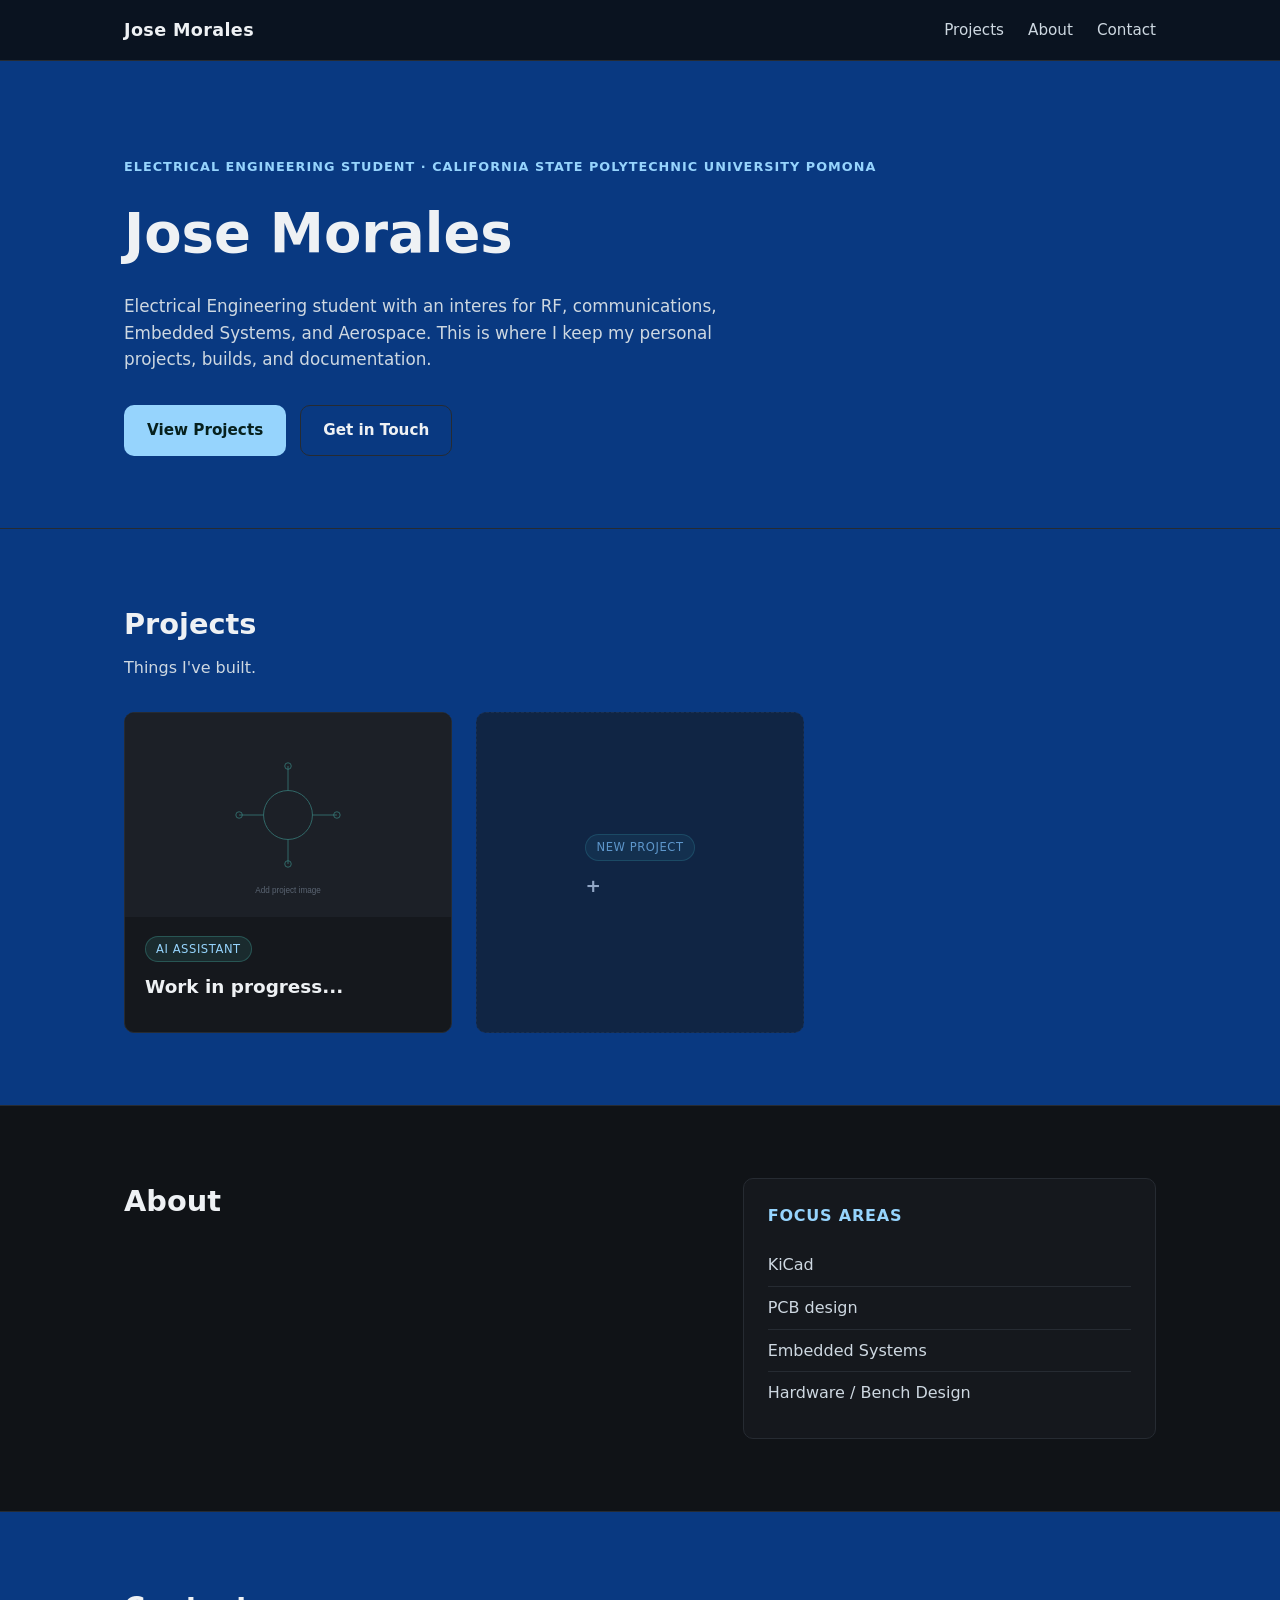
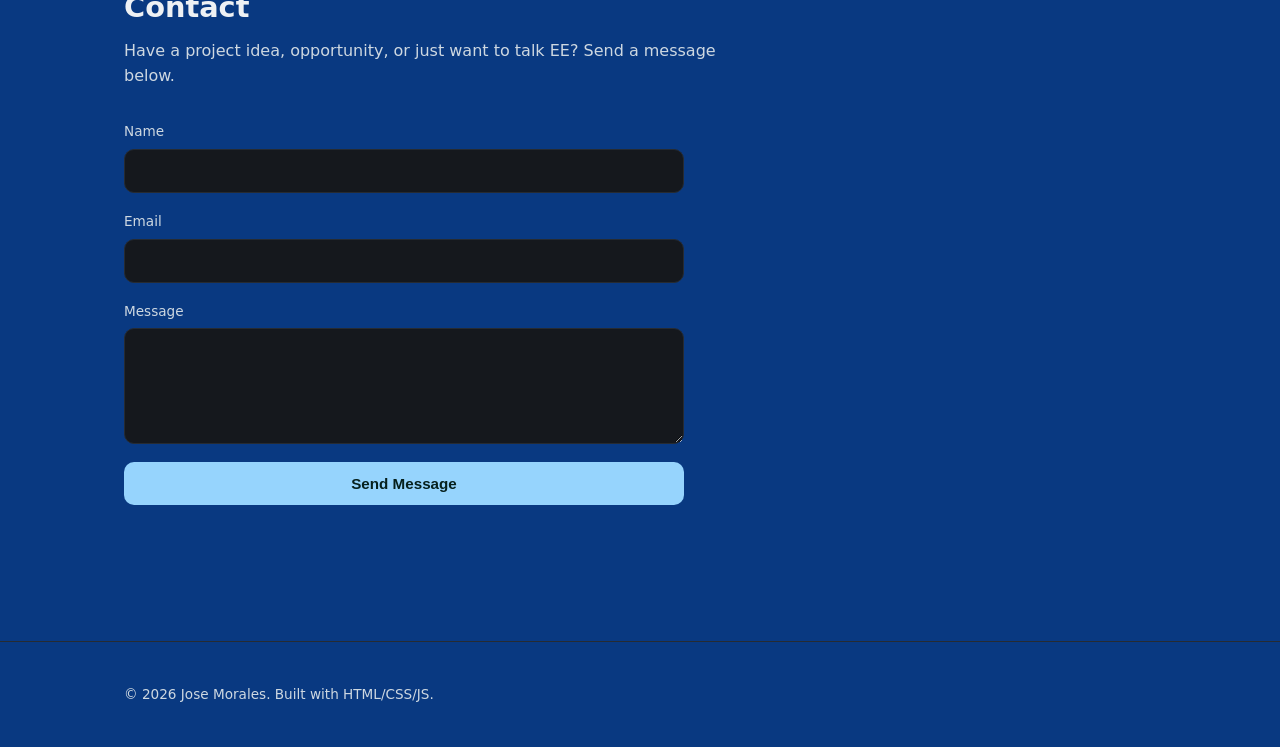
<file: index.html>
<!DOCTYPE html>
<html lang="en">
<head>
<meta charset="UTF-8">
<meta name="viewport" content="width=device-width, initial-scale=1.0">
<title>Jose Morales — EE Portfolio</title>
<meta name="description" content="Personal engineering portfolio of Jose Morales, Electrical Engineering student at Cal Poly Pomona.">
<link rel="stylesheet" href="css/style.css">
</head>
<body>

<header class="site-header">
  <div class="container header-inner">
    <a href="index.html" class="logo">Jose Morales</a>
    <nav class="nav">
      <a href="index.html#projects">Projects</a>
      <a href="index.html#about">About</a>
      <a href="index.html#contact">Contact</a>
    </nav>
  </div>
</header>

<section class="hero">
  <div class="container">
    <p class="eyebrow">Electrical Engineering Student · California State Polytechnic University Pomona</p>
    <h1>Jose Morales</h1>
    <p class="hero-sub">Electrical Engineering student with an interes for RF, communications, Embedded Systems, and Aerospace. This is where I keep my personal projects, builds, and documentation.</p>
    <div class="hero-actions">
      <a href="#projects" class="btn btn-primary">View Projects</a>
      <a href="#contact" class="btn btn-outline">Get in Touch</a>
    </div>
  </div>
</section>

<section id="projects" class="section">
  <div class="container">
    <h2 class="section-title">Projects</h2>
    <p class="section-sub">Things I've built.</p>

    <div class="project-grid">

      <!--
        PROJECT CARD TEMPLATE — copy this block to add a new project.
        1. Duplicate the <a class="project-card"> block below.
        2. Update the href to a new file, e.g. projects/my-new-project.html
        3. Update the image, tag, title, and description.
        4. Copy projects/project-template.html, rename it, and fill it in for the detail page.
      -->

      <a href="projects/project-template.html" class="project-card">
        <div class="project-thumb">
          <img src="images/projects/placeholder.svg" alt="Project thumbnail">
        </div>
        <div class="project-card-body">
          <span class="tag">AI Assistant</span>
          <h3>Work in progress...</h3>
          <p></p>
        </div>
      </a>

      <div class="project-card project-card-empty">
        <div class="project-card-body">
          <span class="tag">New Project</span>
          <h3>+</h3>
          <p></p>
        </div>
      </div>

    </div>
  </div>
</section>

<section id="about" class="section section-alt">
  <div class="container about-grid">
    <div>
      <h2 class="section-title">About</h2>
      <p></p>
      <p></p>
    </div>
    <div class="about-card">
      <h3>Focus Areas</h3>
      <ul class="focus-list">
        <li>KiCad</li>
        <li>PCB design</li>
        <li>Embedded Systems</li>
        <li>Hardware / Bench Design</li>
      </ul>
    </div>
  </div>
</section>

<section id="contact" class="section">
  <div class="container">
    <h2 class="section-title">Contact</h2>
    <p class="section-sub">Have a project idea, opportunity, or just want to talk EE? Send a message below.</p>

    <form id="contact-form" class="contact-form" action="https://formspree.io/f/YOUR_FORM_ID" method="POST">
      <div class="form-row">
        <label for="name">Name</label>
        <input type="text" id="name" name="name" required>
      </div>
      <div class="form-row">
        <label for="email">Email</label>
        <input type="email" id="email" name="email" required>
      </div>
      <div class="form-row">
        <label for="message">Message</label>
        <textarea id="message" name="message" rows="5" required></textarea>
      </div>
      <button type="submit" class="btn btn-primary">Send Message</button>
      <p id="form-status" class="form-status"></p>
    </form>
  </div>
</section>

<footer class="site-footer">
  <div class="container">
    <p>&copy; <span id="year"></span> Jose Morales. Built with HTML/CSS/JS.</p>
  </div>
</footer>

<script src="js/main.js"></script>
</body>
</html>
</file>
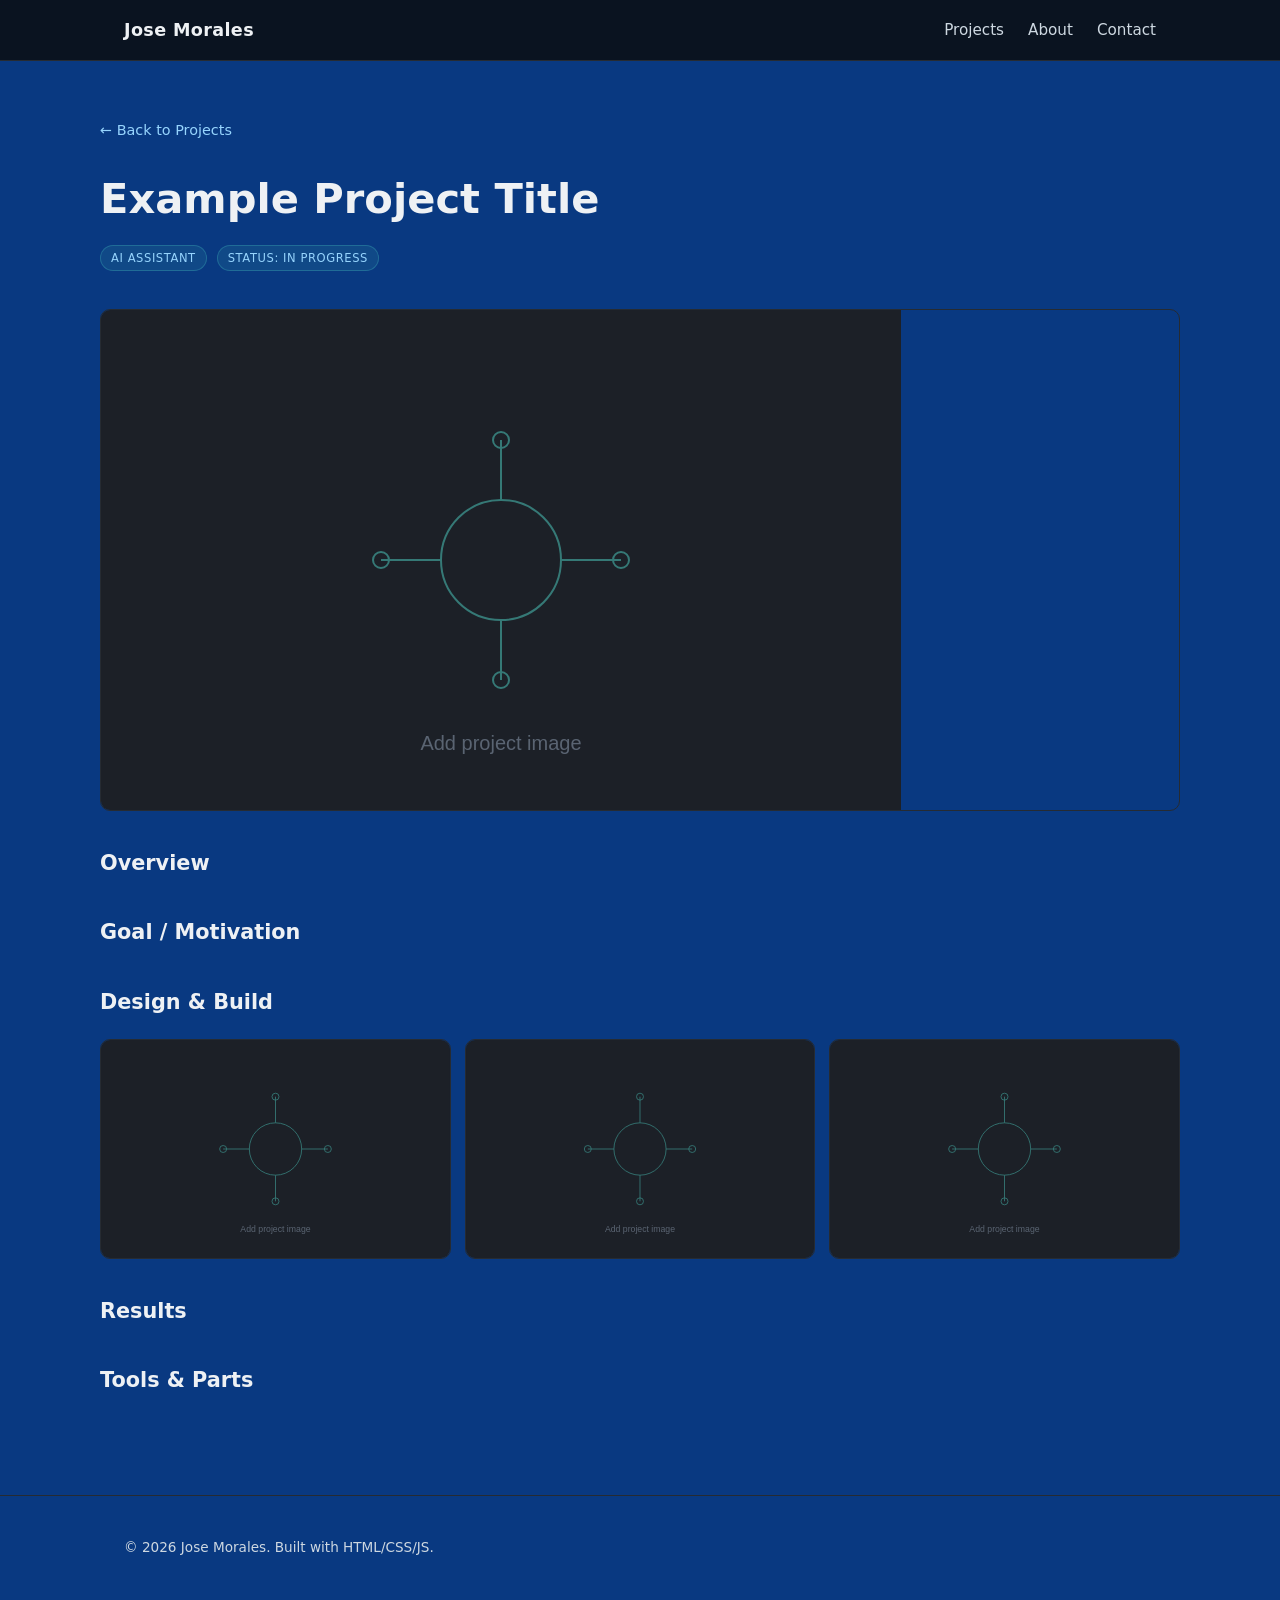
<file: projects/project-template.html>
<!DOCTYPE html>
<html lang="en">
<head>
<meta charset="UTF-8">
<meta name="viewport" content="width=device-width, initial-scale=1.0">
<title>Example Project Title — Jose Morales</title>
<link rel="stylesheet" href="../css/style.css">
</head>
<body>

<header class="site-header">
  <div class="container header-inner">
    <a href="../index.html" class="logo">Jose Morales</a>
    <nav class="nav">
      <a href="../index.html#projects">Projects</a>
      <a href="../index.html#about">About</a>
      <a href="../index.html#contact">Contact</a>
    </nav>
  </div>
</header>

<div class="container project-detail">
  <a href="../index.html#projects" class="back-link">&larr; Back to Projects</a>

  <h1>Example Project Title</h1>
  <div class="project-meta">
    <span class="tag">AI Assistant</span>
    <span class="tag">Status: In Progress</span>
  </div>

  <div class="project-hero-image">
    <img src="../images/projects/placeholder.svg" alt="Project hero image">
  </div>

  <div class="project-body">
    <h2>Overview</h2>
    <p></p>

    <h2>Goal / Motivation</h2>
    <p></p>

    <h2>Design & Build</h2>
    <p></p>

    <div class="project-gallery">
      <img src="../images/projects/placeholder.svg" alt="Build photo 1">
      <img src="../images/projects/placeholder.svg" alt="Build photo 2">
      <img src="../images/projects/placeholder.svg" alt="Build photo 3">
    </div>

    <h2>Results</h2>
    <p></p>

    <h2>Tools & Parts</h2>
    <p></p>
  </div>
</div>

<footer class="site-footer">
  <div class="container">
    <p>&copy; <span id="year"></span> Jose Morales. Built with HTML/CSS/JS.</p>
  </div>
</footer>

<script src="../js/main.js"></script>
</body>
</html>
</file>
<file: css/style.css>
/* ===========================
   Base / Variables
=========================== */
:root {
  --bg: #093981;
  --bg-alt: #101317;
  --surface: #15181d;
  --border: #262b32;
  --text: #eef1f4;
  --text-dim: #ced8e1;
  --accent: #96d4fd;
  --accent-strong: #38b2ac;
  --radius: 10px;
  --max-width: 1080px;
}

* { box-sizing: border-box; }

html, body {
  margin: 0;
  padding: 0;
  background: var(--bg);
  color: var(--text);
  font-family: "Segoe UI", system-ui, -apple-system, Roboto, Helvetica, Arial, sans-serif;
  line-height: 1.6;
  scroll-behavior: smooth;
}

a { color: inherit; text-decoration: none; }
ul { list-style: none; margin: 0; padding: 0; }
img { max-width: 100%; display: block; }

.container {
  max-width: var(--max-width);
  margin: 0 auto;
  padding: 0 24px;
}

/* ===========================
   Header
=========================== */
.site-header {
  position: sticky;
  top: 0;
  z-index: 10;
  background: rgba(11, 13, 16, 0.85);
  backdrop-filter: blur(8px);
  border-bottom: 1px solid var(--border);
}

.header-inner {
  display: flex;
  align-items: center;
  justify-content: space-between;
  padding: 16px 24px;
}

.logo {
  font-weight: 700;
  font-size: 1.1rem;
  letter-spacing: 0.02em;
}

.nav {
  display: flex;
  gap: 24px;
}

.nav a {
  color: var(--text-dim);
  font-size: 0.95rem;
  transition: color 0.15s ease;
}

.nav a:hover { color: var(--accent); }

/* ===========================
   Hero
=========================== */
.hero {
  padding: 96px 0 72px;
  border-bottom: 1px solid var(--border);
}

.eyebrow {
  color: var(--accent);
  text-transform: uppercase;
  letter-spacing: 0.08em;
  font-size: 0.8rem;
  font-weight: 600;
  margin: 0 0 12px;
}

.hero h1 {
  font-size: clamp(2.2rem, 5vw, 3.4rem);
  margin: 0 0 16px;
  font-weight: 700;
}

.hero-sub {
  max-width: 620px;
  color: var(--text-dim);
  font-size: 1.05rem;
  margin: 0 0 32px;
}

.hero-actions {
  display: flex;
  gap: 14px;
  flex-wrap: wrap;
}

/* ===========================
   Buttons
=========================== */
.btn {
  display: inline-block;
  padding: 12px 22px;
  border-radius: var(--radius);
  font-weight: 600;
  font-size: 0.95rem;
  border: 1px solid transparent;
  cursor: pointer;
  transition: transform 0.1s ease, opacity 0.15s ease;
}

.btn:hover { transform: translateY(-1px); }

.btn-primary {
  background: var(--accent);
  color: #06201d;
}
.btn-primary:hover { background: var(--accent-strong); }

.btn-outline {
  background: transparent;
  color: var(--text);
  border-color: var(--border);
}
.btn-outline:hover { border-color: var(--accent); color: var(--accent); }

/* ===========================
   Sections
=========================== */
.section {
  padding: 72px 0;
}

.section-alt {
  background: var(--bg-alt);
  border-top: 1px solid var(--border);
  border-bottom: 1px solid var(--border);
}

.section-title {
  font-size: 1.8rem;
  margin: 0 0 8px;
}

.section-sub {
  color: var(--text-dim);
  margin: 0 0 32px;
  max-width: 640px;
}

/* ===========================
   Project Grid
=========================== */
.project-grid {
  display: grid;
  grid-template-columns: repeat(auto-fill, minmax(260px, 1fr));
  gap: 24px;
}

.project-card {
  background: var(--surface);
  border: 1px solid var(--border);
  border-radius: var(--radius);
  overflow: hidden;
  transition: transform 0.15s ease, border-color 0.15s ease;
  display: flex;
  flex-direction: column;
}

.project-card:hover {
  transform: translateY(-3px);
  border-color: var(--accent);
}

.project-thumb {
  aspect-ratio: 16/10;
  background: #1c2027;
  overflow: hidden;
}

.project-thumb img {
  width: 100%;
  height: 100%;
  object-fit: cover;
}

.project-card-body {
  padding: 18px 20px 22px;
}

.tag {
  display: inline-block;
  font-size: 0.72rem;
  text-transform: uppercase;
  letter-spacing: 0.05em;
  color: var(--accent);
  background: rgba(79, 209, 197, 0.1);
  border: 1px solid rgba(79, 209, 197, 0.25);
  border-radius: 20px;
  padding: 3px 10px;
  margin-bottom: 10px;
}

.project-card-body h3 {
  margin: 0 0 8px;
  font-size: 1.15rem;
}

.project-card-body p {
  margin: 0;
  color: var(--text-dim);
  font-size: 0.92rem;
}

.project-card-empty {
  align-items: center;
  justify-content: center;
  border-style: dashed;
  opacity: 0.6;
}

.project-card-empty:hover {
  transform: none;
  border-color: var(--border);
}

/* ===========================
   About
=========================== */
.about-grid {
  display: grid;
  grid-template-columns: 1.4fr 1fr;
  gap: 40px;
  align-items: start;
}

@media (max-width: 720px) {
  .about-grid { grid-template-columns: 1fr; }
}

.about-card {
  background: var(--surface);
  border: 1px solid var(--border);
  border-radius: var(--radius);
  padding: 24px;
}

.about-card h3 {
  margin-top: 0;
  font-size: 1rem;
  color: var(--accent);
  text-transform: uppercase;
  letter-spacing: 0.05em;
}

.focus-list li {
  padding: 8px 0;
  border-bottom: 1px solid var(--border);
  color: var(--text-dim);
}

.focus-list li:last-child { border-bottom: none; }

/* ===========================
   Contact Form
=========================== */
.contact-form {
  max-width: 560px;
  display: flex;
  flex-direction: column;
  gap: 18px;
}

.form-row {
  display: flex;
  flex-direction: column;
  gap: 6px;
}

.form-row label {
  font-size: 0.85rem;
  color: var(--text-dim);
}

.form-row input,
.form-row textarea {
  background: var(--surface);
  border: 1px solid var(--border);
  border-radius: var(--radius);
  padding: 12px 14px;
  color: var(--text);
  font-family: inherit;
  font-size: 0.95rem;
  resize: vertical;
}

.form-row input:focus,
.form-row textarea:focus {
  outline: none;
  border-color: var(--accent);
}

.form-status {
  font-size: 0.9rem;
  color: var(--accent);
  min-height: 1.2em;
}

/* ===========================
   Footer
=========================== */
.site-footer {
  border-top: 1px solid var(--border);
  padding: 28px 0;
  color: var(--text-dim);
  font-size: 0.85rem;
}

/* ===========================
   Project Detail Page
=========================== */
.project-detail {
  padding: 56px 0 80px;
}

.back-link {
  display: inline-block;
  margin-bottom: 24px;
  color: var(--accent);
  font-size: 0.9rem;
}

.project-detail h1 {
  font-size: clamp(1.8rem, 4vw, 2.6rem);
  margin: 0 0 12px;
}

.project-meta {
  display: flex;
  gap: 10px;
  flex-wrap: wrap;
  margin-bottom: 28px;
}

.project-hero-image {
  border-radius: var(--radius);
  overflow: hidden;
  border: 1px solid var(--border);
  margin-bottom: 32px;
}

.project-body h2 {
  font-size: 1.3rem;
  margin-top: 36px;
}

.project-body p {
  color: var(--text-dim);
}

.project-gallery {
  display: grid;
  grid-template-columns: repeat(auto-fit, minmax(200px, 1fr));
  gap: 14px;
  margin: 20px 0;
}

.project-gallery img {
  border-radius: var(--radius);
  border: 1px solid var(--border);
}
</file>
